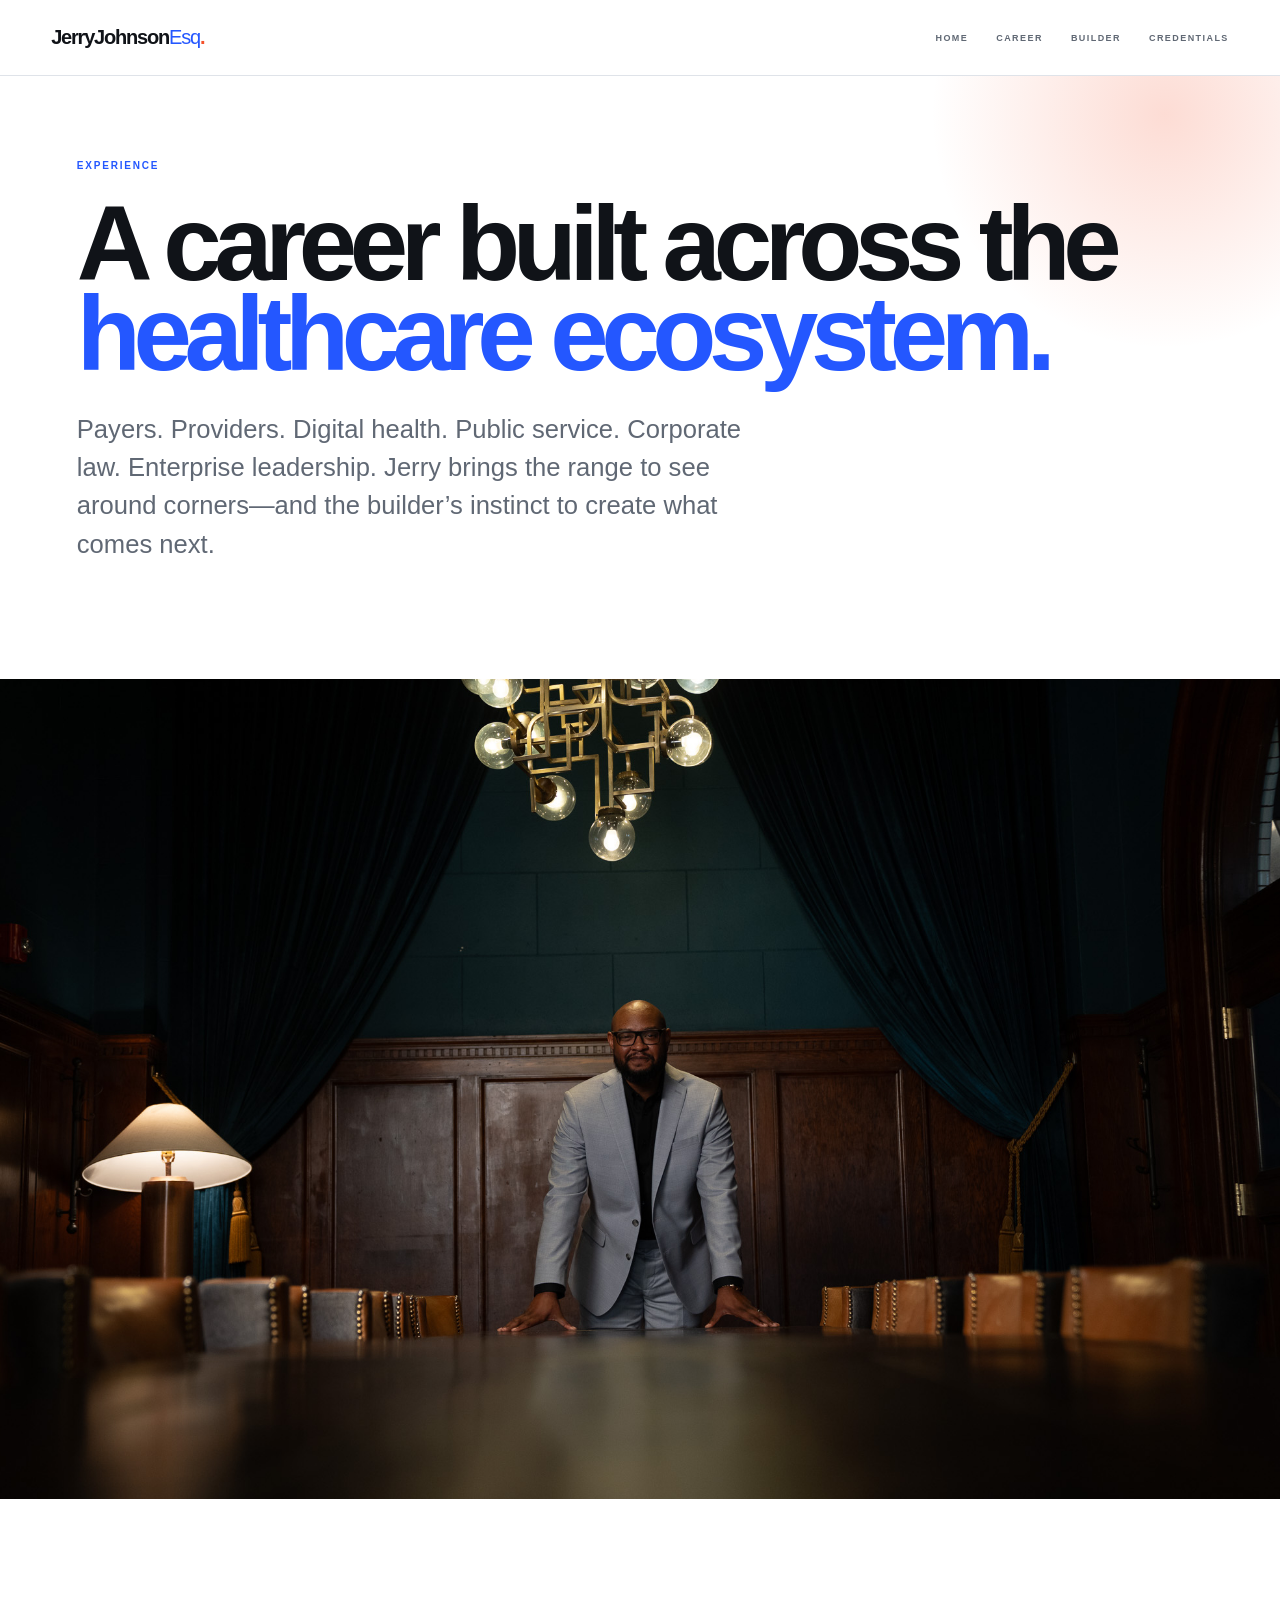
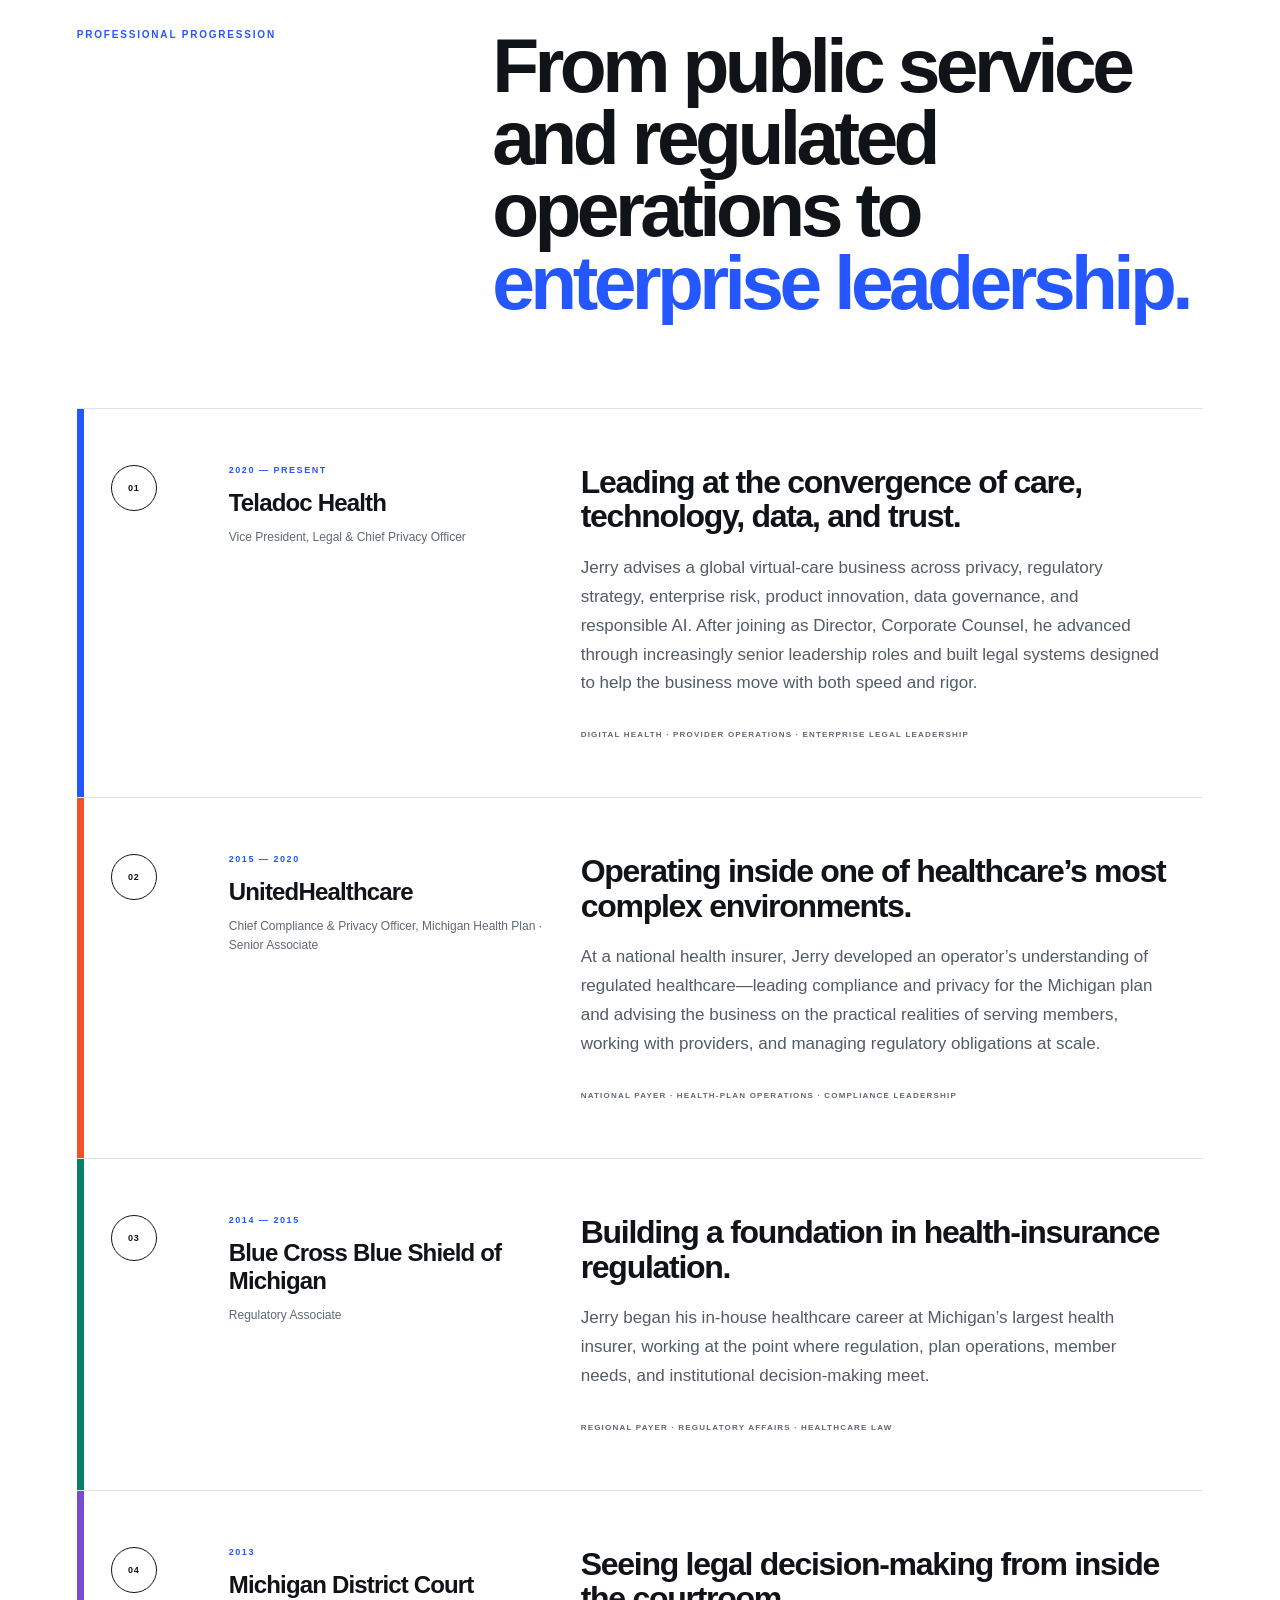
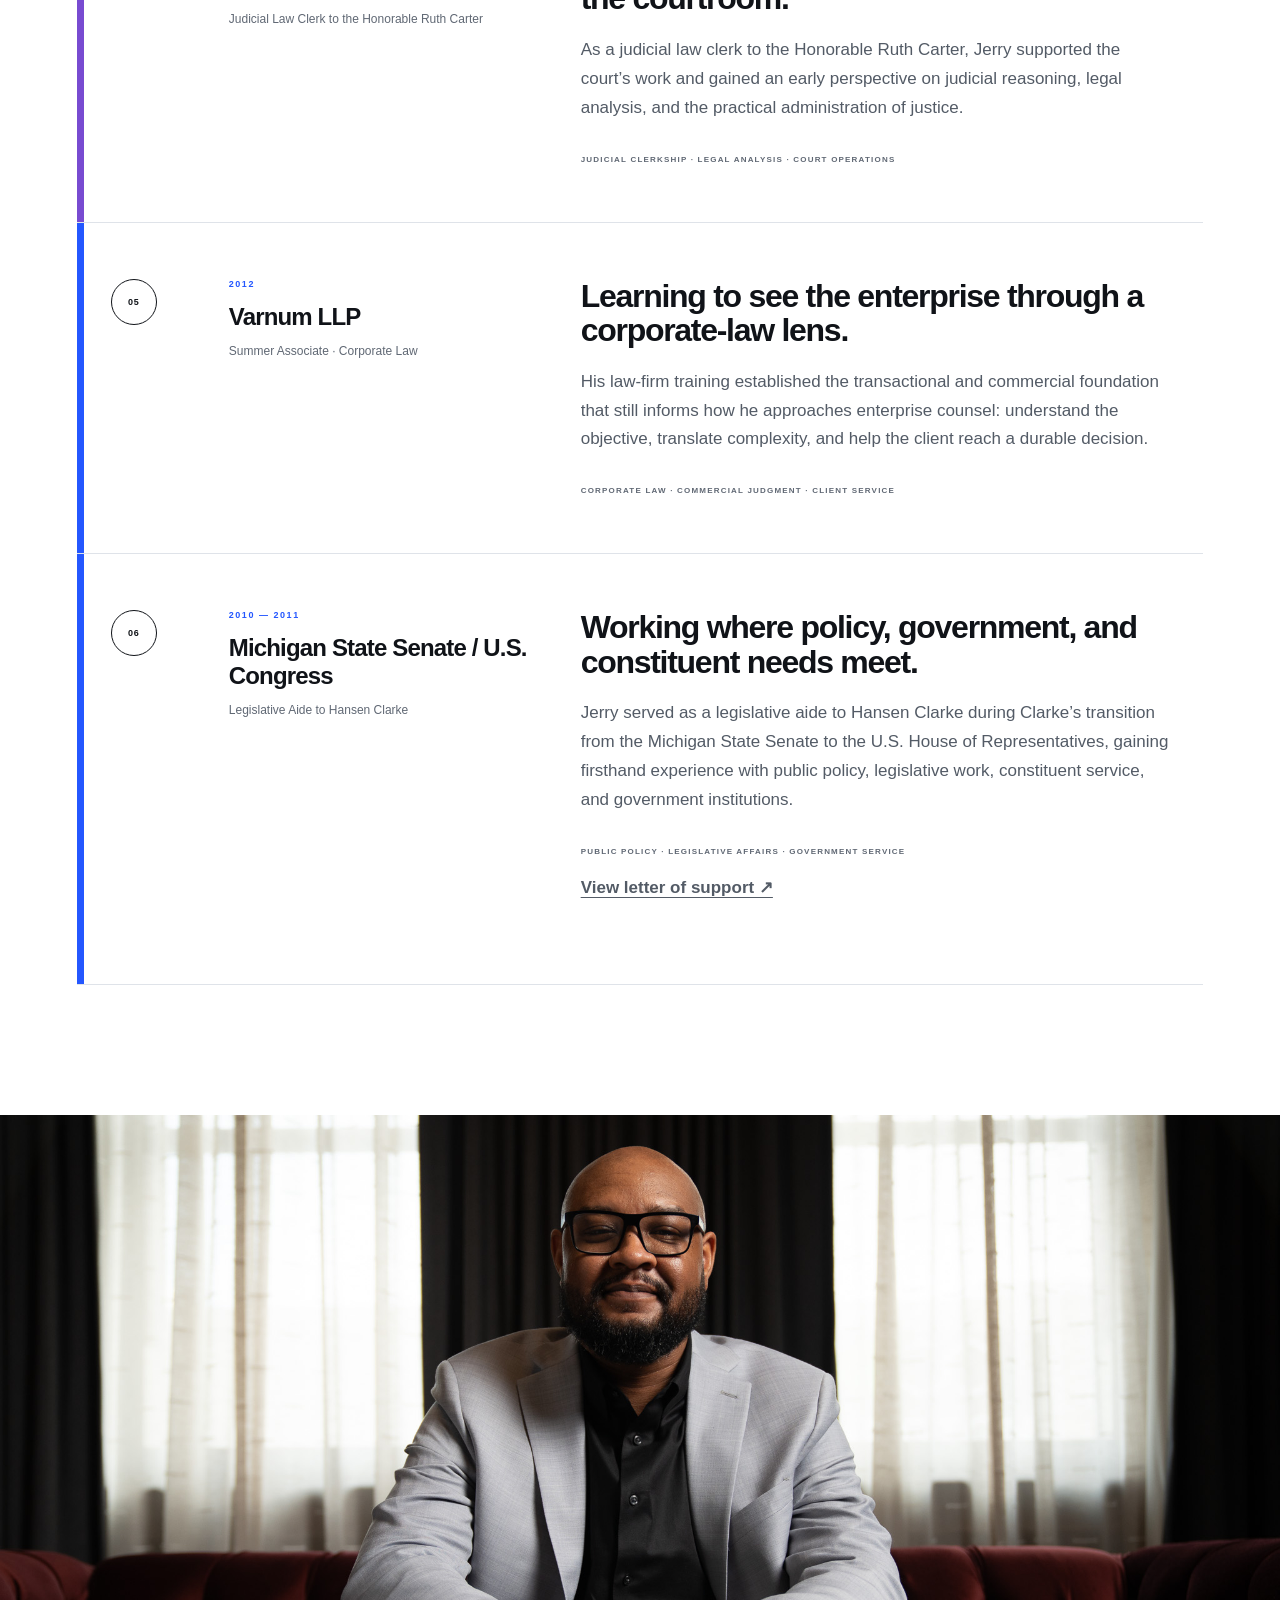
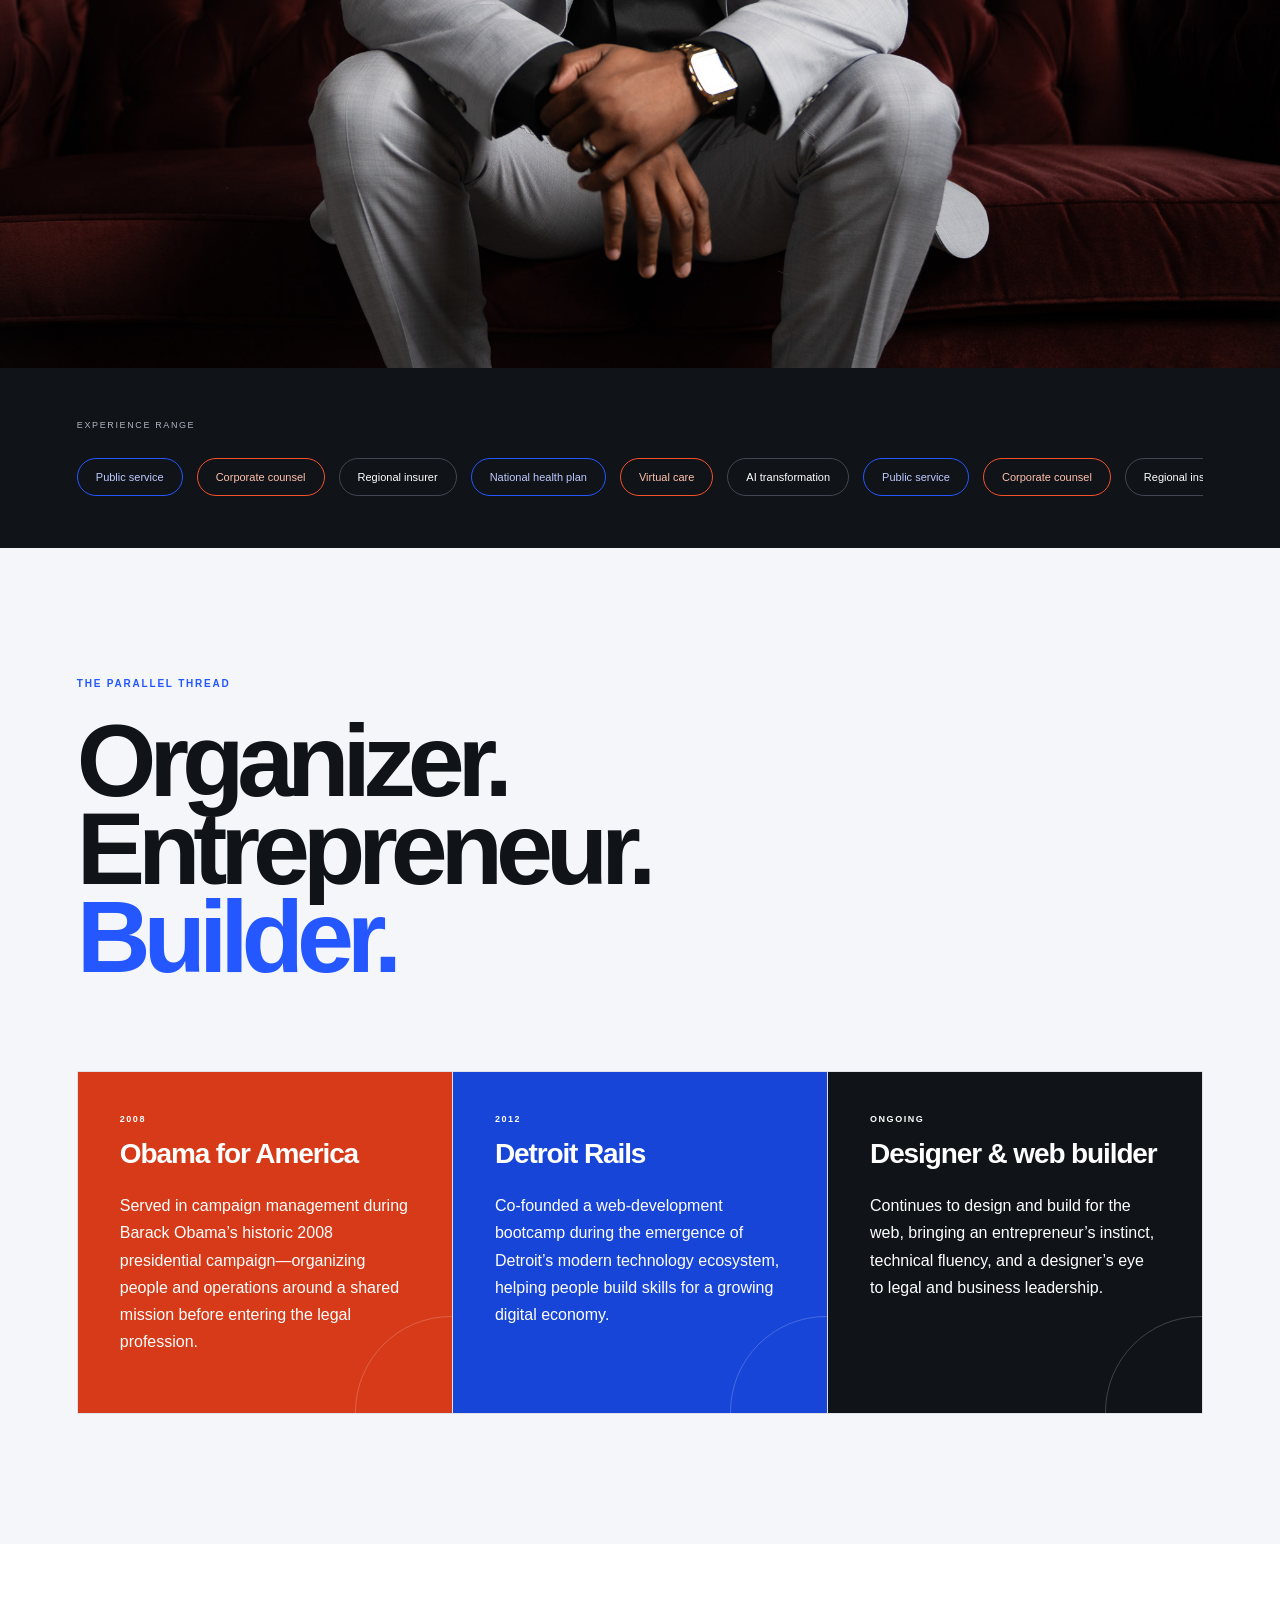
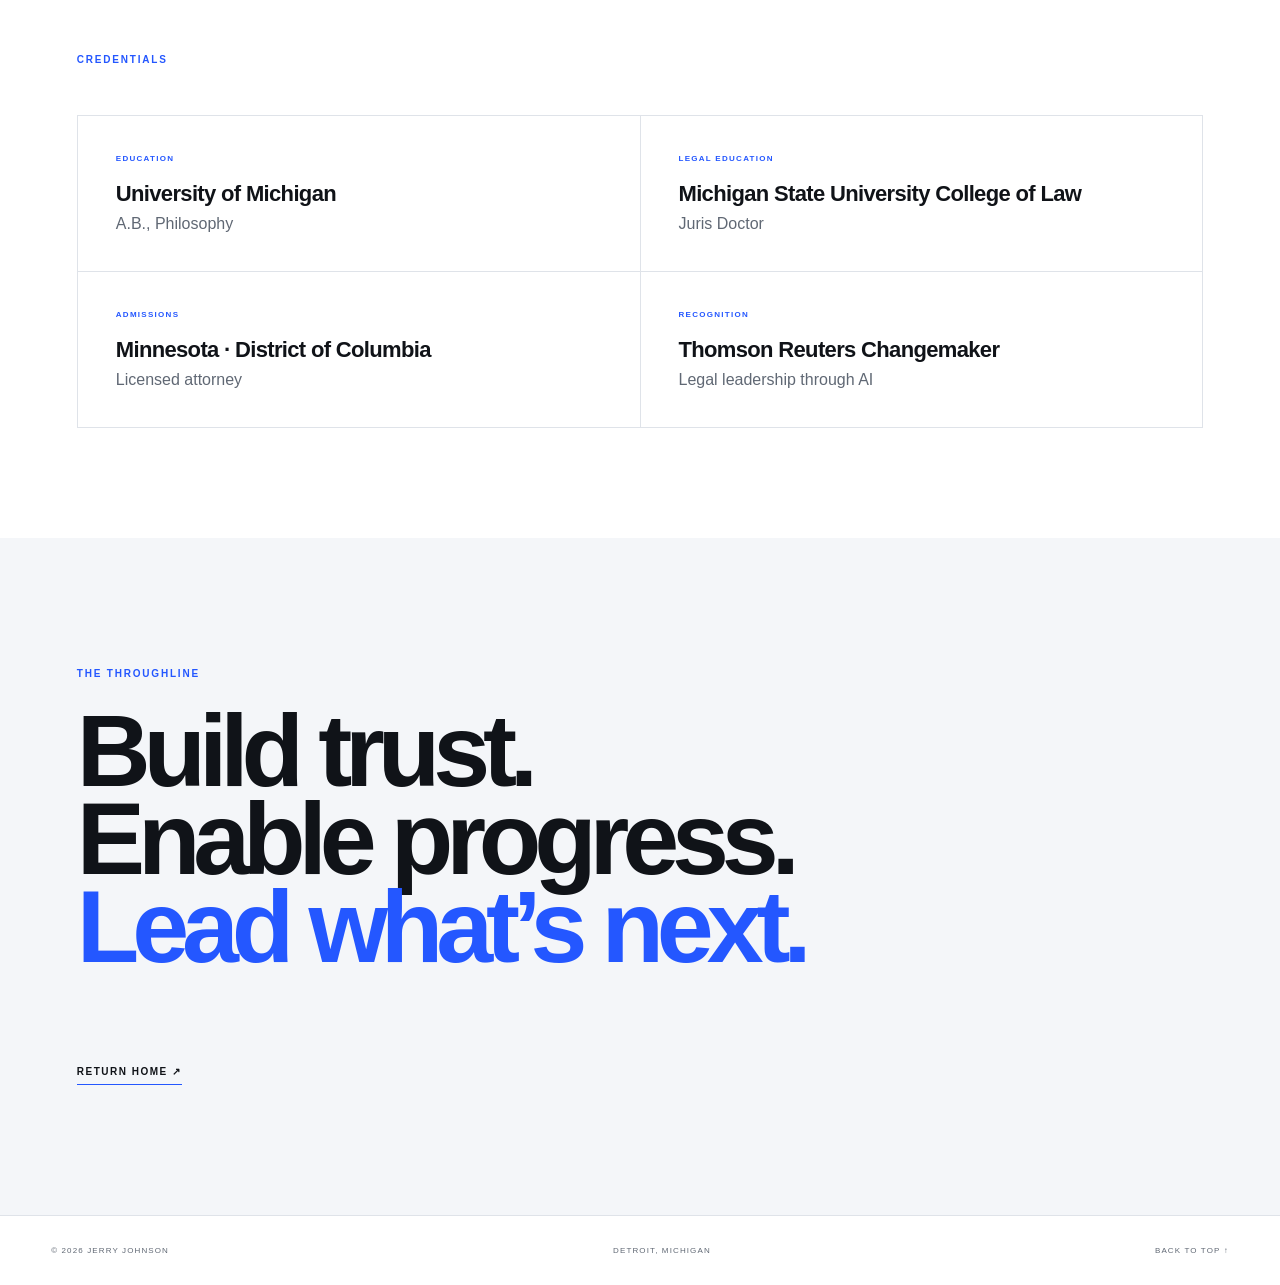
<file: experience/index.html>
<!doctype html><html lang="en"><head><meta charset="utf-8"><meta name="viewport" content="width=device-width,initial-scale=1"><title>Experience | JerryJohnsonEsq</title><meta name="description" content="Jerry Johnson's professional experience across healthcare, law, technology, privacy and AI."><link rel="icon" href="https://jerry-johnson-legal.jerry-avila-johnson.chatgpt.site/favicon.svg"><link rel="stylesheet" href="/style.css"><style>@media(min-width:821px){.experience-interlude{height:auto;overflow:hidden;background:var(--ink)}.experience-interlude img{width:100%;height:auto;object-fit:contain;object-position:center;transform:none;animation:none}.experience-interlude:hover img{transform:none}}.letter-trigger{appearance:none;border:0;background:none;padding:0;color:inherit;font:inherit;font-weight:700;text-decoration:underline;text-underline-offset:.25em;cursor:pointer}.letter-modal{position:fixed;inset:0;z-index:9999;display:none;align-items:center;justify-content:center;padding:1rem;background:rgba(8,12,20,.72);backdrop-filter:blur(8px)}.letter-modal.is-open{display:flex}.letter-dialog{position:relative;width:min(900px,96vw);height:min(88vh,900px);background:#fff;border-radius:18px;overflow:hidden;box-shadow:0 30px 80px rgba(0,0,0,.35)}.letter-dialog iframe{width:100%;height:100%;border:0;background:#fff}.letter-close{position:absolute;top:12px;right:12px;z-index:2;width:42px;height:42px;border:0;border-radius:999px;background:rgba(16,18,24,.9);color:#fff;font-size:25px;line-height:1;cursor:pointer;display:grid;place-items:center;box-shadow:0 4px 18px rgba(0,0,0,.25)}.letter-close:hover{transform:scale(1.04)}body.modal-open{overflow:hidden}@media(max-width:640px){.letter-modal{padding:.5rem}.letter-dialog{width:100%;height:90vh;border-radius:14px}.letter-close{top:8px;right:8px;width:40px;height:40px}}</style></head><body><main id="top">
<header class="site-header"><a href="/" aria-label="Jerry Johnson Esq home"><span class="mark" aria-label="Jerry Johnson Esq"><b>JerryJohnson</b><i>Esq</i><span>.</span></span></a><nav class="desktop-nav" aria-label="Primary navigation"><a href="/">Home</a><a href="#career">Career</a><a href="#builder">Builder</a><a href="#credentials">Credentials</a></nav><button class="menu-toggle" type="button" aria-label="Open menu" aria-expanded="false"><span></span><span></span></button><div class="mobile-menu" aria-hidden="true" inert><nav aria-label="Mobile navigation"><a href="/"><span>01</span>Home</a><a href="#career"><span>02</span>Career</a><a href="#builder"><span>03</span>Builder</a><a href="#credentials"><span>04</span>Credentials</a></nav><p>Lawyer · Technologist · Builder</p></div></header>
<section class="experience-intro experience-color-wash"><p class="eyebrow">Experience</p><h1>A career built across the <span>healthcare ecosystem.</span></h1><p class="lede">Payers. Providers. Digital health. Public service. Corporate law. Enterprise leadership. Jerry brings the range to see around corners—and the builder’s instinct to create what comes next.</p></section>
<figure class="experience-hero experience-photo-motion"><img src="/jerry-boardroom.jpeg" alt="Jerry Johnson standing at the head of a boardroom table"></figure>
<section class="career-section" id="career"><div class="career-heading"><p class="section-label">Professional progression</p><h2>From public service and regulated operations to <span>enterprise leadership.</span></h2></div><div class="timeline">
<div class="reveal timeline-reveal"><article class="timeline-item tone-1"><div class="timeline-marker"><span>01</span></div><div class="timeline-meta"><p>2020 — Present</p><h3>Teladoc Health</h3><span>Vice President, Legal & Chief Privacy Officer</span></div><div class="timeline-story"><h4>Leading at the convergence of care, technology, data, and trust.</h4><p>Jerry advises a global virtual-care business across privacy, regulatory strategy, enterprise risk, product innovation, data governance, and responsible AI. After joining as Director, Corporate Counsel, he advanced through increasingly senior leadership roles and built legal systems designed to help the business move with both speed and rigor.</p><small>Digital health · Provider operations · Enterprise legal leadership</small></div></article></div>
<div class="reveal timeline-reveal"><article class="timeline-item tone-2"><div class="timeline-marker"><span>02</span></div><div class="timeline-meta"><p>2015 — 2020</p><h3>UnitedHealthcare</h3><span>Chief Compliance & Privacy Officer, Michigan Health Plan · Senior Associate</span></div><div class="timeline-story"><h4>Operating inside one of healthcare’s most complex environments.</h4><p>At a national health insurer, Jerry developed an operator’s understanding of regulated healthcare—leading compliance and privacy for the Michigan plan and advising the business on the practical realities of serving members, working with providers, and managing regulatory obligations at scale.</p><small>National payer · Health-plan operations · Compliance leadership</small></div></article></div>
<div class="reveal timeline-reveal"><article class="timeline-item tone-3"><div class="timeline-marker"><span>03</span></div><div class="timeline-meta"><p>2014 — 2015</p><h3>Blue Cross Blue Shield of Michigan</h3><span>Regulatory Associate</span></div><div class="timeline-story"><h4>Building a foundation in health-insurance regulation.</h4><p>Jerry began his in-house healthcare career at Michigan’s largest health insurer, working at the point where regulation, plan operations, member needs, and institutional decision-making meet.</p><small>Regional payer · Regulatory affairs · Healthcare law</small></div></article></div>
<div class="reveal timeline-reveal"><article class="timeline-item tone-4"><div class="timeline-marker"><span>04</span></div><div class="timeline-meta"><p>2013</p><h3>Michigan District Court</h3><span>Judicial Law Clerk to the Honorable Ruth Carter</span></div><div class="timeline-story"><h4>Seeing legal decision-making from inside the courtroom.</h4><p>As a judicial law clerk to the Honorable Ruth Carter, Jerry supported the court’s work and gained an early perspective on judicial reasoning, legal analysis, and the practical administration of justice.</p><small>Judicial clerkship · Legal analysis · Court operations</small></div></article></div>
<div class="reveal timeline-reveal"><article class="timeline-item tone-1"><div class="timeline-marker"><span>05</span></div><div class="timeline-meta"><p>2012</p><h3>Varnum LLP</h3><span>Summer Associate · Corporate Law</span></div><div class="timeline-story"><h4>Learning to see the enterprise through a corporate-law lens.</h4><p>His law-firm training established the transactional and commercial foundation that still informs how he approaches enterprise counsel: understand the objective, translate complexity, and help the client reach a durable decision.</p><small>Corporate law · Commercial judgment · Client service</small></div></article></div>
<div class="reveal timeline-reveal"><article class="timeline-item tone-2"><div class="timeline-marker"><span>06</span></div><div class="timeline-meta"><p>2010 — 2011</p><h3>Michigan State Senate / U.S. Congress</h3><span>Legislative Aide to Hansen Clarke</span></div><div class="timeline-story"><h4>Working where policy, government, and constituent needs meet.</h4><p>Jerry served as a legislative aide to Hansen Clarke during Clarke’s transition from the Michigan State Senate to the U.S. House of Representatives, gaining firsthand experience with public policy, legislative work, constituent service, and government institutions.</p><small>Public policy · Legislative affairs · Government service</small><p style="margin-top:1rem"><button class="letter-trigger" id="letter-open" type="button">View letter of support ↗</button></p></div></article></div>
</div></section>
<figure class="experience-interlude reveal-frame"><img src="/jerry-couch.jpeg" alt="Jerry Johnson seated in a modern Detroit interior"></figure>
<section class="range-band" aria-label="Experience range"><p>Experience range</p><div class="range-track"><div><span>Public service</span><span>Corporate counsel</span><span>Regional insurer</span><span>National health plan</span><span>Virtual care</span><span>AI transformation</span><span>Public service</span><span>Corporate counsel</span><span>Regional insurer</span><span>National health plan</span><span>Virtual care</span><span>AI transformation</span></div></div></section>
<section class="builder-section" id="builder"><p class="section-label">The parallel thread</p><h2>Organizer.<br>Entrepreneur.<br><span>Builder.</span></h2><div class="builder-grid"><article class="builder-card orange-card"><p class="builder-year">2008</p><h3>Obama for America</h3><p>Served in campaign management during Barack Obama’s historic 2008 presidential campaign—organizing people and operations around a shared mission before entering the legal profession.</p></article><article class="builder-card blue-card"><p class="builder-year">2012</p><h3>Detroit Rails</h3><p>Co-founded a web-development bootcamp during the emergence of Detroit’s modern technology ecosystem, helping people build skills for a growing digital economy.</p></article><article class="builder-card ink-card"><p class="builder-year">Ongoing</p><h3>Designer & web builder</h3><p>Continues to design and build for the web, bringing an entrepreneur’s instinct, technical fluency, and a designer’s eye to legal and business leadership.</p></article></div></section>
<section class="credentials-section" id="credentials"><p class="section-label">Credentials</p><div class="credentials-grid"><article><span>Education</span><strong>University of Michigan</strong><p>A.B., Philosophy</p></article><article><span>Legal education</span><strong>Michigan State University College of Law</strong><p>Juris Doctor</p></article><article><span>Admissions</span><strong>Minnesota · District of Columbia</strong><p>Licensed attorney</p></article><article><span>Recognition</span><strong>Thomson Reuters Changemaker</strong><p>Legal leadership through AI</p></article></div></section>
<section class="experience-closing"><p class="section-label">The throughline</p><h2>Build trust.<br>Enable progress.<br><span>Lead what’s next.</span></h2><a href="/">Return home <span aria-hidden="true">↗</span></a></section>
<div class="letter-modal" id="letter-modal" role="dialog" aria-modal="true" aria-label="Letter of support from Hansen Clarke" aria-hidden="true"><div class="letter-dialog"><button class="letter-close" id="letter-close" type="button" aria-label="Close letter">×</button><iframe id="letter-frame" title="Letter of support from Hansen Clarke" src="/Jerry%20Johnson%20General%20Letter%20of%20Support%203-29-12%20%281%29.pdf"></iframe></div></div>
<footer><span>© 2026 Jerry Johnson</span><span>Detroit, Michigan</span><a href="#top">Back to top ↑</a></footer></main><script src="/site.js"></script><script>(()=>{const modal=document.getElementById('letter-modal');const openBtn=document.getElementById('letter-open');const closeBtn=document.getElementById('letter-close');if(!modal||!openBtn||!closeBtn)return;let lastFocus=null;const openModal=()=>{lastFocus=document.activeElement;modal.classList.add('is-open');modal.setAttribute('aria-hidden','false');document.body.classList.add('modal-open');closeBtn.focus()};const closeModal=()=>{modal.classList.remove('is-open');modal.setAttribute('aria-hidden','true');document.body.classList.remove('modal-open');if(lastFocus&&typeof lastFocus.focus==='function')lastFocus.focus()};openBtn.addEventListener('click',openModal);closeBtn.addEventListener('click',closeModal);modal.addEventListener('click',e=>{if(e.target===modal)closeModal()});document.addEventListener('keydown',e=>{if(e.key==='Escape'&&modal.classList.contains('is-open'))closeModal()})})();</script></body></html>
</file>
<file: style.css>
html{-webkit-font-smoothing:antialiased;-moz-osx-font-smoothing:grayscale;}
:root{--ink:#101318;--muted:#606874;--line:#dfe3e9;--blue:#2457ff;--ice:#f4f6f9;--orange:#f4512a}
*{box-sizing:border-box}html{scroll-behavior:smooth}body{margin:0;background:#fff;color:var(--ink);font-family:Arial,Helvetica,sans-serif}a{color:inherit;text-decoration:none}img,video{display:block;width:100%}figure{margin:0}.section{padding:120px max(6vw,24px)}
.site-header{height:76px;padding:0 4vw;display:flex;align-items:center;justify-content:space-between;border-bottom:1px solid var(--line);background:rgba(255,255,255,.94);position:sticky;top:0;z-index:20;backdrop-filter:blur(14px)}.mark{font-size:20px;letter-spacing:-.06em;white-space:nowrap}.mark b{font-weight:900}.mark i{font-style:normal;font-weight:500;color:var(--blue)}.mark>span{color:var(--orange);font-weight:900}.site-header nav{display:flex;gap:28px;font-size:9px;font-weight:800;text-transform:uppercase;letter-spacing:.16em;color:var(--muted)}.site-header nav a:hover{color:var(--blue)}
.eyebrow,.section-label{margin:0;text-transform:uppercase;letter-spacing:.18em;font-size:10px;font-weight:900;color:var(--blue)}.hero{padding:70px max(6vw,24px) 56px}.hero h1,.changemaker h2,.proof h2,.about h2,.newsletter h2{font-size:clamp(58px,8.2vw,132px);line-height:.86;letter-spacing:-.07em;margin:28px 0}.hero h1{font-size:clamp(48px,6.5vw,104px);max-width:1200px}.hero h1 span,.changemaker h2 span,.proof h2 span,.about h2 span,.newsletter h2 span{color:var(--blue)}.lede{max-width:700px;font-size:clamp(19px,2vw,27px);line-height:1.5;color:var(--muted);margin:30px 0 42px}
.image-stage{width:100%;height:min(78vw,900px);overflow:hidden;background:#111}.image-stage img{width:100%;height:100%;object-fit:cover}.hero-image img{object-position:center 43%}.city-image img{object-position:center center}.window-image img{object-position:center 45%}.portrait-image img{object-position:center 40%}
.changemaker{background:var(--ice)}.changemaker h2{max-width:1180px;font-size:clamp(58px,7.6vw,120px)}.statement{font-size:clamp(22px,3vw,44px);line-height:1.2;letter-spacing:-.035em;max-width:1050px;margin:40px 0 20px}.video-frame{max-width:1180px;margin:0;background:#08090b;padding:10px}.video-frame video{aspect-ratio:16/9;background:#000}.recognition-note{max-width:950px;margin:40px auto 0}.recognition-note>p{font-size:19px;line-height:1.7;color:var(--muted)}blockquote{margin:50px 0 0;padding:0 0 0 28px;border-left:4px solid var(--orange);font-size:clamp(27px,3.3vw,48px);line-height:1.22;letter-spacing:-.035em;font-weight:700}
.proof{background:var(--ink);color:#fff}.proof h2{font-size:clamp(58px,7vw,112px);max-width:1100px;margin-bottom:75px}.numbers{max-width:1200px;margin-left:auto}.numbers article{padding:34px 0;border-top:1px solid #3b414b;display:flex;justify-content:space-between;gap:30px;align-items:end}.numbers strong{font-size:clamp(25px,3vw,46px);letter-spacing:-.045em}.numbers span{font-size:9px;color:#aeb5c0;text-transform:uppercase;letter-spacing:.16em;text-align:right}
.about{background:#fff}.about h2{font-size:clamp(58px,7vw,112px)}.bio{max-width:900px;margin:65px auto 0}.bio p{font-size:clamp(18px,1.7vw,23px);line-height:1.72;color:#48505b;margin:0 0 28px}.bio p:first-child{font-size:clamp(22px,2.2vw,31px);line-height:1.55;color:var(--ink);letter-spacing:-.02em}
.text-link{display:block;width:max-content;margin:48px auto 0;padding-bottom:7px;border-bottom:1px solid var(--blue);font-size:10px;text-transform:uppercase;letter-spacing:.15em;font-weight:900}
.newsletter{text-align:center;background:var(--ice)}.newsletter h2{font-size:clamp(58px,7vw,112px)}.newsletter>p:not(.section-label){font-size:21px;line-height:1.6;color:var(--muted);max-width:680px;margin:35px auto}.newsletter a,.closing a{display:inline-block;margin-top:18px;padding-bottom:7px;border-bottom:1px solid var(--blue);font-size:10px;text-transform:uppercase;letter-spacing:.15em;font-weight:900}
.closing{padding:130px 5vw;text-align:center;display:flex;flex-direction:column;align-items:center;gap:16px}.closing .mark{font-size:clamp(48px,7.5vw,116px)}.closing p{color:var(--muted);font-size:11px;text-transform:uppercase;letter-spacing:.18em}.closing a{font-size:10px}footer{padding:30px 4vw;border-top:1px solid var(--line);display:flex;justify-content:space-between;font-size:8px;text-transform:uppercase;letter-spacing:.14em;color:var(--muted)}
.back-to-top{position:fixed;right:24px;bottom:24px;z-index:30;width:48px;height:48px;border-radius:50%;display:grid;place-items:center;background:var(--ink);color:#fff;box-shadow:0 8px 28px rgba(16,19,24,.24);font-size:22px;opacity:0;visibility:hidden;transform:translateY(10px);transition:opacity .2s ease,transform .2s ease,visibility .2s}.back-to-top:hover{background:var(--blue);transform:translateY(-2px)}.back-to-top.is-visible{opacity:1;visibility:visible;transform:translateY(0)}
.experience-intro{padding:84px max(6vw,24px) 64px}.experience-intro h1{font-size:clamp(58px,8.2vw,132px);line-height:.86;letter-spacing:-.07em;max-width:1250px;margin:28px 0}.experience-intro h1 span,.career-heading h2 span,.builder-section h2 span,.experience-closing h2 span{color:var(--blue)}.experience-hero{height:min(68vw,820px);overflow:hidden;background:#071113}.experience-hero img{height:100%;object-fit:cover;object-position:center 52%}.career-section{padding:130px max(6vw,24px)}.career-heading{display:grid;grid-template-columns:1fr 2fr;gap:60px;align-items:start;margin-bottom:90px}.career-heading h2{font-size:clamp(48px,6vw,96px);line-height:.94;letter-spacing:-.06em;margin:0}.timeline{border-top:1px solid var(--line)}.timeline-item{display:grid;grid-template-columns:80px minmax(220px,.8fr) minmax(320px,1.5fr);gap:38px;padding:56px 0;border-bottom:1px solid var(--line)}.timeline-marker{width:46px;height:46px;border:1px solid var(--ink);border-radius:50%;display:grid;place-items:center;font-size:9px;font-weight:900;letter-spacing:.1em}.timeline-meta>p,.builder-year{margin:0 0 14px;color:var(--blue);font-size:9px;font-weight:900;text-transform:uppercase;letter-spacing:.17em}.timeline-meta h3{font-size:24px;letter-spacing:-.035em;margin:0 0 10px}.timeline-meta>span{font-size:12px;line-height:1.5;color:var(--muted)}.timeline-story h4{font-size:clamp(25px,2.5vw,40px);line-height:1.08;letter-spacing:-.04em;margin:0 0 20px}.timeline-story>p{font-size:17px;line-height:1.7;color:#535b66;max-width:720px;margin:0 0 25px}.timeline-story small{font-size:8px;font-weight:900;text-transform:uppercase;letter-spacing:.15em;color:var(--muted)}.range-band{padding:52px max(6vw,24px);background:var(--ink);color:#fff}.range-band>p{font-size:9px;text-transform:uppercase;letter-spacing:.18em;color:#aeb5c0;margin:0 0 28px}.range-band>div{display:flex;flex-wrap:wrap;gap:14px}.range-band span{border:1px solid #414752;border-radius:999px;padding:12px 18px;font-size:11px}.builder-section{padding:130px max(6vw,24px);background:var(--ice)}.builder-section>h2,.experience-closing h2{font-size:clamp(58px,8vw,128px);line-height:.86;letter-spacing:-.07em;margin:28px 0 90px}.builder-grid{display:grid;grid-template-columns:repeat(3,1fr);gap:1px;background:var(--line);border:1px solid var(--line)}.builder-grid article{background:#fff;padding:42px}.builder-grid h3{font-size:28px;letter-spacing:-.04em;margin:0 0 22px}.builder-grid article>p:last-child{color:var(--muted);line-height:1.7;font-size:16px}.credentials-section{padding:110px max(6vw,24px)}.credentials-grid{display:grid;grid-template-columns:repeat(2,1fr);margin-top:50px;border-top:1px solid var(--line);border-left:1px solid var(--line)}.credentials-grid article{padding:38px;border-right:1px solid var(--line);border-bottom:1px solid var(--line)}.credentials-grid span{display:block;font-size:8px;color:var(--blue);font-weight:900;text-transform:uppercase;letter-spacing:.16em;margin-bottom:18px}.credentials-grid strong{display:block;font-size:22px;letter-spacing:-.03em}.credentials-grid p{color:var(--muted);margin:8px 0 0}.experience-closing{padding:130px max(6vw,24px);background:var(--ice)}.experience-closing a{display:inline-block;padding-bottom:7px;border-bottom:1px solid var(--blue);font-size:10px;text-transform:uppercase;letter-spacing:.15em;font-weight:900}
@media(max-width:820px){.site-header{height:66px;padding:0 20px}.site-header nav{gap:16px}.site-header nav a:first-child{display:none}.section{padding:78px 22px}.hero{padding:44px 22px 28px}.hero h1{font-size:48px}.lede{margin:24px 0 30px}.image-stage{height:68vh;min-height:460px}.hero-image img{object-position:40% center}.city-image img{object-position:42% center}.window-image img{object-position:58% center}.portrait-image img{object-position:center center}.changemaker h2,.proof h2,.about h2,.newsletter h2{font-size:54px}.statement{font-size:24px;margin-bottom:20px}.video-frame{padding:5px}.recognition-note{margin-top:36px}.recognition-note>p{font-size:17px}blockquote{font-size:28px;margin-top:36px}.numbers article{align-items:flex-start;flex-direction:column}.numbers span{text-align:left}.bio{margin-top:45px}.bio p{font-size:17px}.bio p:first-child{font-size:21px}.closing{padding:90px 20px}.closing .mark{font-size:43px}footer{padding:28px 22px;flex-direction:column;gap:13px}.back-to-top{right:16px;bottom:16px;width:46px;height:46px}.experience-intro{padding:54px 22px 44px}.experience-intro h1{font-size:52px}.experience-hero{height:62vh;min-height:470px}.experience-hero img{object-position:53% center}.career-section,.builder-section,.credentials-section,.experience-closing{padding:82px 22px}.career-heading{display:block;margin-bottom:55px}.career-heading .section-label{margin-bottom:24px}.career-heading h2{font-size:48px}.timeline-item{grid-template-columns:48px 1fr;gap:20px;padding:42px 0}.timeline-story{grid-column:2}.timeline-marker{width:38px;height:38px}.timeline-meta h3{font-size:21px}.timeline-story h4{font-size:28px}.builder-section>h2,.experience-closing h2{font-size:54px;margin-bottom:58px}.builder-grid{grid-template-columns:1fr}.builder-grid article{padding:32px}.credentials-grid{grid-template-columns:1fr}.credentials-grid article{padding:30px}.range-band{padding:46px 22px}}
@media(prefers-reduced-motion:reduce){html{scroll-behavior:auto}.back-to-top{transition:none}}
.site-header .desktop-nav{display:flex;gap:28px;font-size:9px;font-weight:800;text-transform:uppercase;letter-spacing:.16em;color:var(--muted)}
.menu-toggle,.mobile-menu{display:none}
.experience-color-wash{position:relative;overflow:hidden;padding-bottom:74px}
.experience-color-wash:after{content:"";position:absolute;width:38vw;height:38vw;border-radius:50%;right:-10vw;top:-16vw;background:radial-gradient(circle,var(--orange),transparent 68%);opacity:.2;animation:color-drift 8s ease-in-out infinite alternate;pointer-events:none}
.experience-color-wash>*{position:relative;z-index:1}
.experience-photo-motion img{transform:scale(1.04);animation:hero-breathe 12s ease-in-out infinite alternate}
.timeline-reveal{border-bottom:1px solid var(--line);position:relative;overflow:hidden}
.timeline-reveal:before{content:"";position:absolute;inset:0 auto 0 0;width:7px;transform:scaleY(0);transform-origin:top;transition:transform .7s cubic-bezier(.2,.8,.2,1);background:var(--blue)}
.timeline-reveal:nth-child(2):before{background:var(--orange)}.timeline-reveal:nth-child(3):before{background:#087f6b}.timeline-reveal:nth-child(4):before{background:#784bd1}.timeline-reveal.is-visible:before{transform:scaleY(1)}
.timeline-reveal .timeline-item{border-bottom:0;padding-left:34px;padding-right:34px;transition:background .35s ease,transform .35s ease}
.timeline-reveal .timeline-item:hover{transform:translateX(8px)}
.timeline-item.tone-1:hover{background:#eef2ff}.timeline-item.tone-2:hover{background:#fff0ea}.timeline-item.tone-3:hover{background:#eaf7f4}.timeline-item.tone-4:hover{background:#f3effc}
.reveal{opacity:0;transform:translateY(40px);transition:opacity .7s ease,transform .7s cubic-bezier(.2,.8,.2,1)}.reveal.is-visible{opacity:1;transform:none}
.range-track{overflow:hidden}.range-track>div{display:flex;width:max-content;gap:14px;animation:range-scroll 26s linear infinite}.range-band .range-track span{white-space:nowrap}.range-band .range-track span:nth-child(3n+1){border-color:var(--blue);color:#bfcaff}.range-band .range-track span:nth-child(3n+2){border-color:var(--orange);color:#ffc0ad}
.experience-interlude{height:min(58vw,720px);overflow:hidden;background:var(--ink)}.experience-interlude img{height:100%;object-fit:cover;object-position:center 46%;transform:scale(1.025);transition:transform 1.2s cubic-bezier(.2,.8,.2,1)}.experience-interlude:hover img{transform:scale(1.07)}
.builder-grid .builder-card{position:relative;overflow:hidden;isolation:isolate;transition:transform .35s ease}.builder-grid .builder-card:after{content:"";position:absolute;width:190px;height:190px;border:1px solid currentColor;border-radius:50%;right:-95px;bottom:-95px;opacity:.2;transition:transform .6s ease;z-index:-1}.builder-grid .builder-card:hover{transform:translateY(-10px)}.builder-grid .builder-card:hover:after{transform:scale(1.45)}.builder-grid .orange-card{background:#d63a18;color:#fff}.builder-grid .blue-card{background:#1745d8;color:#fff}.builder-grid .ink-card{background:var(--ink);color:#fff}.builder-grid .builder-card h3{color:#fff}.builder-grid .builder-card p,.builder-grid .builder-card .builder-year{color:#fff}.builder-grid .builder-card>p:last-child{color:#fff}
@keyframes color-drift{to{transform:translate(-8vw,8vw) scale(1.18)}}@keyframes hero-breathe{to{transform:scale(1.1)}}@keyframes range-scroll{to{transform:translateX(-50%)}}
@media(max-width:820px){body.menu-open{overflow:hidden}.site-header{isolation:isolate}.site-header.menu-is-open{background:var(--ink);border-color:rgba(255,255,255,.16);backdrop-filter:none}.site-header.menu-is-open>a{position:relative;z-index:52;color:#fff}.site-header.menu-is-open .mark i{color:#8eabff}.site-header .desktop-nav{display:none}.menu-toggle{display:flex;position:relative;z-index:52;width:44px;height:44px;border:0;background:transparent;padding:0;align-items:center;justify-content:center;flex-direction:column;gap:7px}.menu-toggle span{display:block;width:25px;height:2px;background:var(--ink);transition:transform .25s ease,background .2s ease}.menu-toggle.is-open span{background:#fff}.menu-toggle.is-open span:first-child{transform:translateY(4.5px) rotate(45deg)}.menu-toggle.is-open span:last-child{transform:translateY(-4.5px) rotate(-45deg)}.mobile-menu{display:flex;position:fixed;inset:0;z-index:50;background:var(--ink);color:#fff;padding:100px 24px max(34px,env(safe-area-inset-bottom));flex-direction:column;justify-content:space-between;opacity:0;visibility:hidden;transform:translateY(-12px);transition:opacity .25s ease,transform .25s ease,visibility .25s}.mobile-menu.is-open{opacity:1;visibility:visible;transform:none}.mobile-menu nav{display:flex;flex-direction:column;gap:0;color:#fff}.mobile-menu nav a,.site-header nav a:first-child{display:flex}.mobile-menu nav a{align-items:baseline;gap:18px;padding:17px 0;border-bottom:1px solid rgba(255,255,255,.24);color:#fff;font-size:clamp(34px,11vw,52px);font-weight:800;line-height:1;letter-spacing:-.055em;text-transform:none}.mobile-menu nav a:hover,.mobile-menu nav a:focus-visible{color:#8eabff}.mobile-menu nav a span{font-size:9px;letter-spacing:.18em;color:#8eabff}.mobile-menu p{font-size:9px;text-transform:uppercase;letter-spacing:.18em;color:#fff}.experience-color-wash:after{width:90vw;height:90vw;right:-42vw;top:-15vw}.timeline-reveal .timeline-item{padding-left:18px;padding-right:8px}.timeline-reveal .timeline-item:hover{transform:none}.timeline-reveal:before{width:5px}.builder-grid .builder-card:hover{transform:none}.experience-interlude{height:66vh;min-height:470px}.experience-interlude img{object-position:center center}.builder-grid{gap:10px;background:transparent;border:0}.builder-grid article{border-radius:2px}}
@media(prefers-reduced-motion:reduce){.experience-photo-motion img,.experience-color-wash:after,.range-track>div{animation:none}.reveal{opacity:1;transform:none;transition:none}}
</file>
